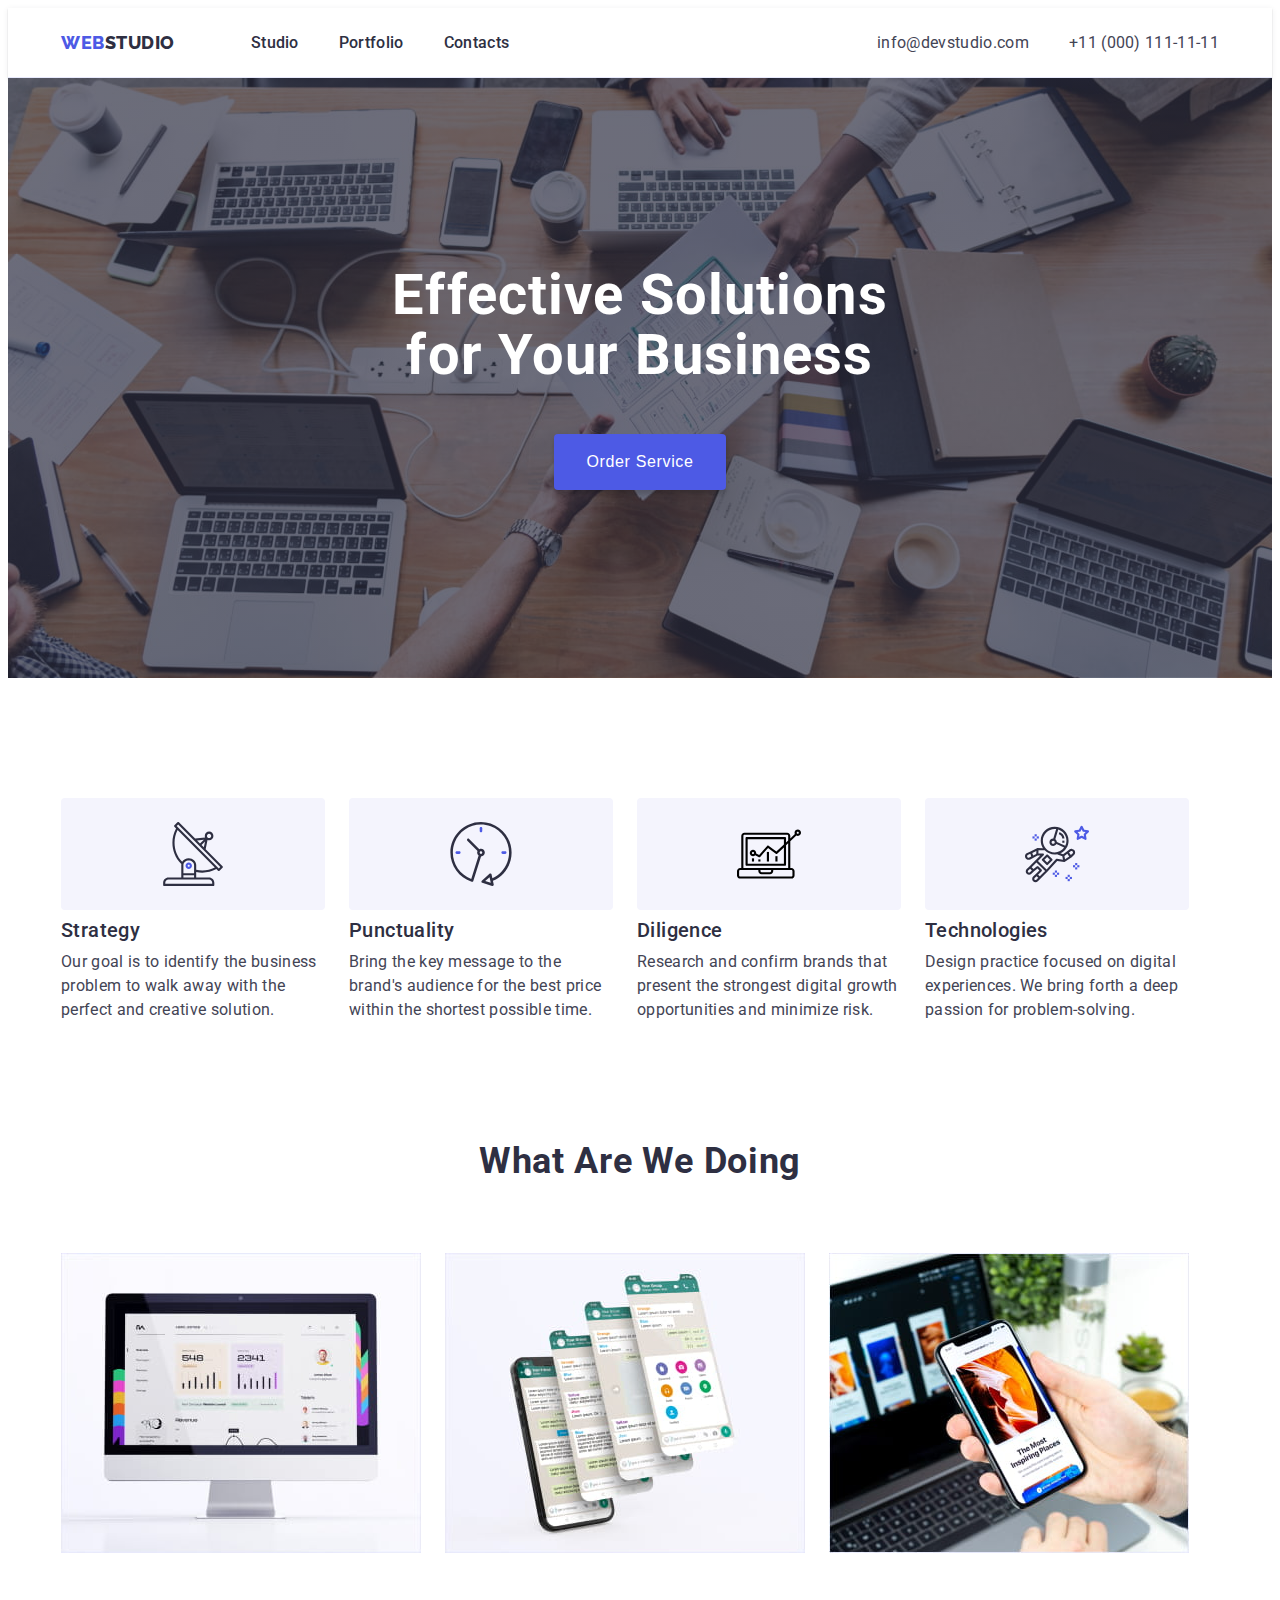
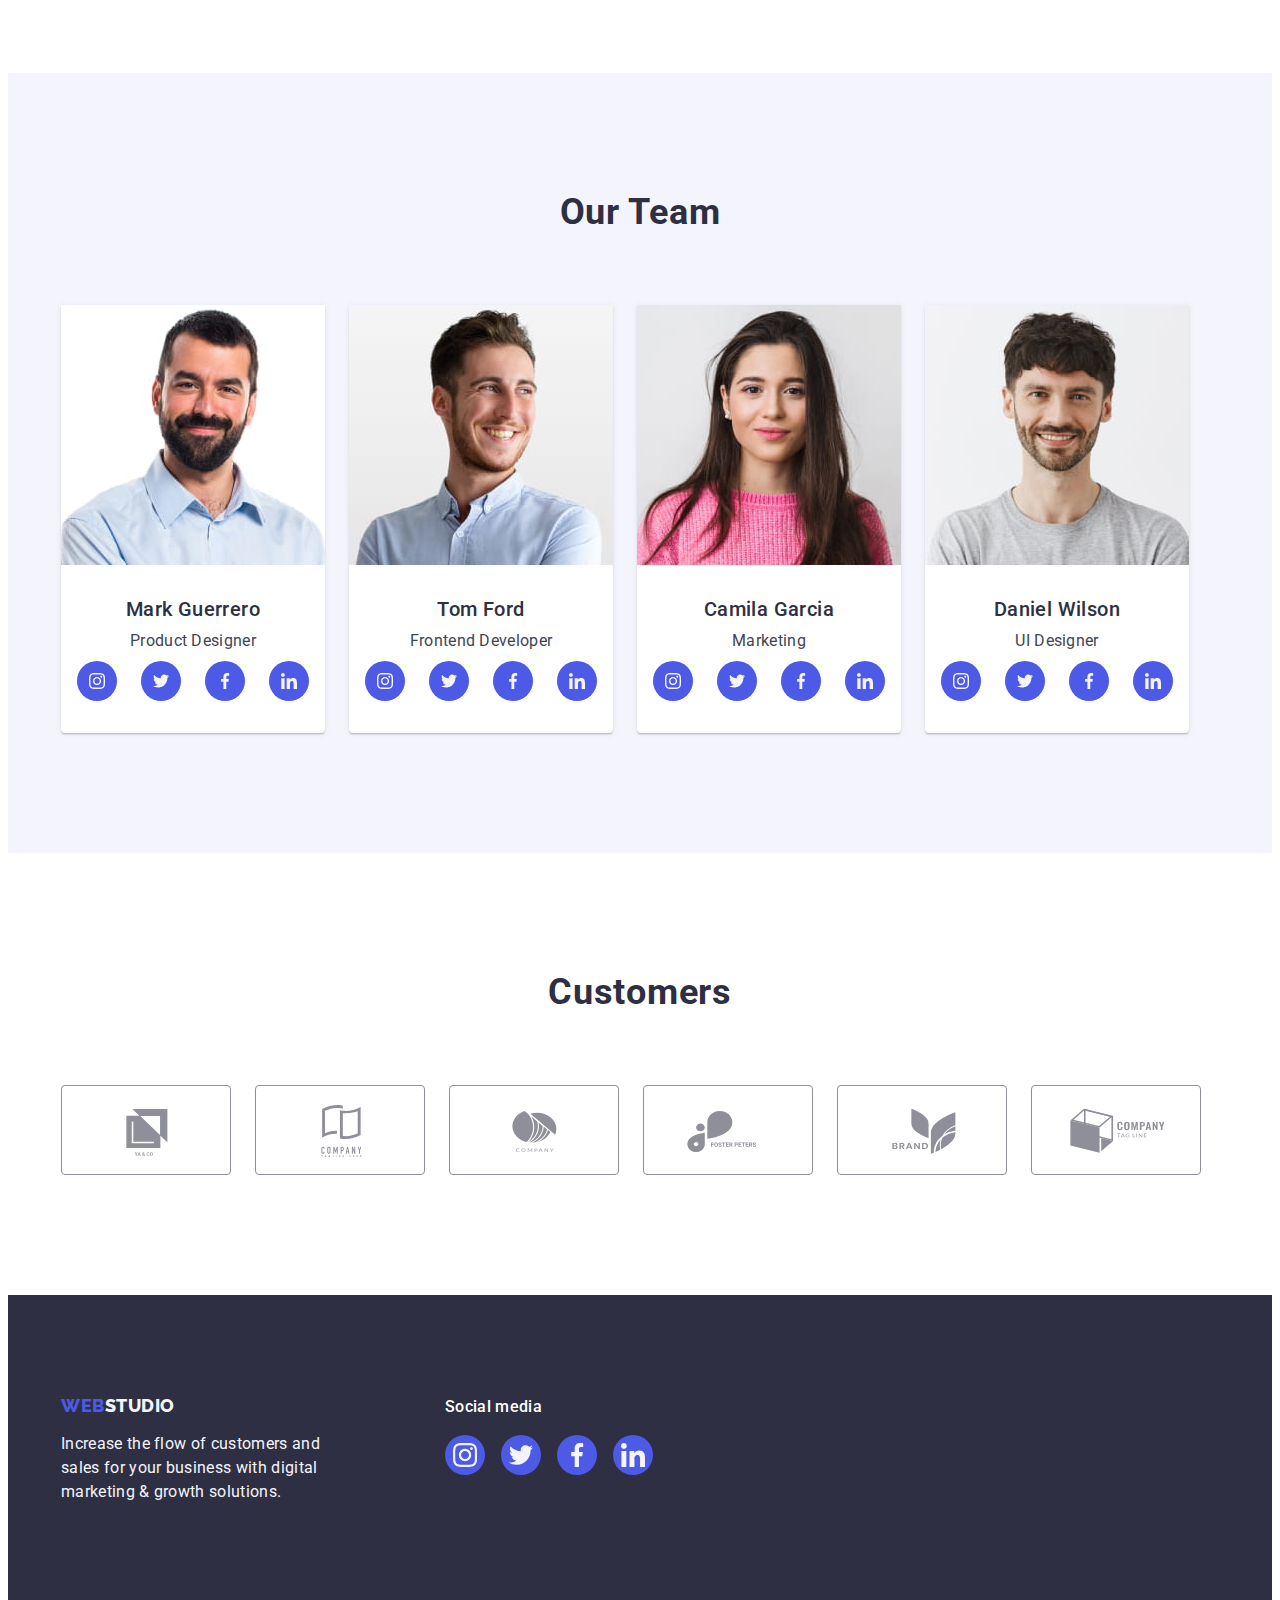
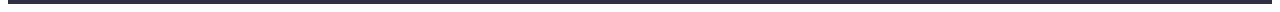
<file: index.html>
<!DOCTYPE html>
<html lang="en">
  <head>
    <meta charset="UTF-8" />
    <meta http-equiv="X-UA-Compatible" content="IE=edge" />
    <meta name="viewport" content="width=device-width, initial-scale=1.0" />
    <title>Studio</title>
    <link rel="preconnect" href="https://fonts.googleapis.com" />
    <link rel="preconnect" href="https://fonts.gstatic.com" crossorigin />
    <link
      href="https://fonts.googleapis.com/css2?family=Raleway:wght@800&family=Roboto:wght@400;500;700;900&display=swap"
      rel="stylesheet"
    />
    <link
      rel="stylesheet"
      href="https://cdnjs.cloudflare.com/ajax/libs/modern-normalize/1.1.0/modern-normalize.min.css"
      integrity="sha512-wpPYUAdjBVSE4KJnH1VR1HeZfpl1ub8YT/NKx4PuQ5NmX2tKuGu6U/JRp5y+Y8XG2tV+wKQpNHVUX03MfMFn9Q=="
      crossorigin="anonymous"
      referrerpolicy="no-referrer"
    />
    <link rel="stylesheet" href="./css/styles.css" />
  </head>
  <body>
    <!-- Header -->
    <header class="header">
      <div class="container header-flex">
        <nav class="header-nav">
          <a href="./index.html" class="header-logo link"
            >Web<span class="header-logo-accent">Studio</span></a
          >
          <ul class="header-nav-list list">
            <li class="header-nav-item">
              <a href="./index.html" class="header-nav-link link">Studio</a>
            </li>
            <li class="header-nav-item">
              <a href="./portfolio.html" class="header-nav-link link"
                >Portfolio</a
              >
            </li>
            <li class="header-nav-item">
              <a href="" class="header-nav-link link">Contacts</a>
            </li>
          </ul>
        </nav>
        <address class="header-contacts">
          <ul class="header-contacts-list list">
            <li class="header-contacts-item">
              <a
                href="mailto:info@devstudio.com"
                class="header-contacts-link link"
                >info@devstudio.com</a
              >
            </li>
            <li class="header-contacts-item">
              <a href="tel:+110001111111" class="header-contacts-link link"
                >+11 (000) 111-11-11</a
              >
            </li>
          </ul>
        </address>
      </div>
    </header>
    <!-- Main -->
    <main>
      <!-- Hero section -->
      <section class="hero">
        <div class="container">
          <h1 class="hero-title">Effective Solutions for Your Business</h1>
          <button type="button" class="button hero-btn">Order Service</button>
        </div>
      </section>
      <!-- Features section -->
      <section class="feature section">
        <div class="container">
          <h2 class="visually-hidden">Features</h2>
          <ul class="list feature-list">
            <li class="feature-list-item">
              <div class="feature-icon-container">
                <svg width="64" height="64" class="feature-icon">
                  <use href="./images/icons.svg#icon-antenna"></use>
                </svg>
              </div>
              <h3 class="feature-subtitle">Strategy</h3>
              <p class="feature-descr">
                Our goal is to identify the business problem to walk away with
                the perfect and creative solution.
              </p>
            </li>
            <li class="feature-list-item">
              <div class="feature-icon-container">
                <svg width="64" height="64" class="feature-icon">
                  <use href="./images/icons.svg#icon-clock"></use>
                </svg>
              </div>
              <h3 class="feature-subtitle">Punctuality</h3>
              <p class="feature-descr">
                Bring the key message to the brand's audience for the best price
                within the shortest possible time.
              </p>
            </li>
            <li class="feature-list-item">
              <div class="feature-icon-container">
                <svg width="64" height="64" class="feature-icon">
                  <use href="./images/icons.svg#icon-diagram"></use>
                </svg>
              </div>
              <h3 class="feature-subtitle">Diligence</h3>
              <p class="feature-descr">
                Research and confirm brands that present the strongest digital
                growth opportunities and minimize risk.
              </p>
            </li>
            <li class="feature-list-item">
              <div class="feature-icon-container">
                <svg width="64" height="64" class="feature-icon">
                  <use href="./images/icons.svg#icon-astronaut"></use>
                </svg>
              </div>
              <h3 class="feature-subtitle">Technologies</h3>
              <p class="feature-descr">
                Design practice focused on digital experiences. We bring forth a
                deep passion for problem-solving.
              </p>
            </li>
          </ul>
        </div>
      </section>
      <!-- Duties section -->
      <section class="duties">
        <div class="container">
          <h2 class="duties-title">What are we doing</h2>
          <ul class="duties-list list">
            <li class="duties-list-item">
              <img
                src="./images/duties-section/monitor.jpg"
                alt="a computer monitor"
                width="360"
                height="300"
              />
            </li>
            <li class="duties-list-item">
              <img
                src="./images/duties-section/phone.jpg"
                alt="a phone with a lot of tabs"
                width="360"
                height="300"
              />
            </li>
            <li class="duties-list-item">
              <img
                src="./images/duties-section/handwithaphone.jpg"
                alt="a hand holding a phone"
                width="360"
                height="300"
              />
            </li>
          </ul>
        </div>
      </section>
      <!-- Team section -->
      <section class="team section">
        <div class="container">
          <h2 class="team-title">Our Team</h2>
          <ul class="team-list list">
            <li class="team-item-bg">
              <img
                src="./images/team-section/mark_guerrero.jpg"
                alt="a worker"
                width="264"
                height="260"
              />
              <div class="team-item-container">
                <h3 class="team-worker-name">Mark Guerrero</h3>
                <p class="team-worker-role">Product Designer</p>
                <ul class="team-social-list list">
                  <li class="team-social-item">
                    <a href="" class="team-social-link">
                      <svg width="16" height="16" class="team-social-icon">
                        <use href="./images/icons.svg#icon-instagram"></use>
                      </svg>
                    </a>
                  </li>
                  <li class="team-social-item">
                    <a href="" class="team-social-link">
                      <svg width="16" height="16" class="team-social-icon">
                        <use href="./images/icons.svg#icon-twitter"></use>
                      </svg>
                    </a>
                  </li>
                  <li class="team-social-item">
                    <a href="" class="team-social-link">
                      <svg width="16" height="16" class="team-social-icon">
                        <use href="./images/icons.svg#icon-facebook"></use>
                      </svg>
                    </a>
                  </li>
                  <li class="team-social-item">
                    <a href="" class="team-social-link">
                      <svg width="16" height="16" class="team-social-icon">
                        <use href="./images/icons.svg#icon-linkedin"></use>
                      </svg>
                    </a>
                  </li>
                </ul>
              </div>
            </li>
            <li class="team-item-bg">
              <img
                src="./images/team-section/tom_ford.jpg"
                alt="a worker"
                width="264"
                height="260"
              />
              <div class="team-item-container">
                <h3 class="team-worker-name">Tom Ford</h3>
                <p class="team-worker-role">Frontend Developer</p>
                <ul class="team-social-list list">
                  <li class="team-social-item">
                    <a href="" class="team-social-link">
                      <svg width="16" height="16" class="team-social-icon">
                        <use href="./images/icons.svg#icon-instagram"></use>
                      </svg>
                    </a>
                  </li>
                  <li class="team-social-item">
                    <a href="" class="team-social-link">
                      <svg width="16" height="16" class="team-social-icon">
                        <use href="./images/icons.svg#icon-twitter"></use>
                      </svg>
                    </a>
                  </li>
                  <li class="team-social-item">
                    <a href="" class="team-social-link">
                      <svg width="16" height="16" class="team-social-icon">
                        <use href="./images/icons.svg#icon-facebook"></use>
                      </svg>
                    </a>
                  </li>
                  <li class="team-social-item">
                    <a href="" class="team-social-link">
                      <svg width="16" height="16" class="team-social-icon">
                        <use href="./images/icons.svg#icon-linkedin"></use>
                      </svg>
                    </a>
                  </li>
                </ul>
              </div>
            </li>
            <li class="team-item-bg">
              <img
                src="./images/team-section/camila_garcia.jpg"
                alt="a worker"
                width="264"
                height="260"
              />
              <div class="team-item-container">
                <h3 class="team-worker-name">Camila Garcia</h3>
                <p class="team-worker-role">Marketing</p>
                <ul class="team-social-list list">
                  <li class="team-social-item">
                    <a href="" class="team-social-link">
                      <svg width="16" height="16" class="team-social-icon">
                        <use href="./images/icons.svg#icon-instagram"></use>
                      </svg>
                    </a>
                  </li>
                  <li class="team-social-item">
                    <a href="" class="team-social-link">
                      <svg width="16" height="16" class="team-social-icon">
                        <use href="./images/icons.svg#icon-twitter"></use>
                      </svg>
                    </a>
                  </li>
                  <li class="team-social-item">
                    <a href="" class="team-social-link">
                      <svg width="16" height="16" class="team-social-icon">
                        <use href="./images/icons.svg#icon-facebook"></use>
                      </svg>
                    </a>
                  </li>
                  <li class="team-social-item">
                    <a href="" class="team-social-link">
                      <svg width="16" height="16" class="team-social-icon">
                        <use href="./images/icons.svg#icon-linkedin"></use>
                      </svg>
                    </a>
                  </li>
                </ul>
              </div>
            </li>
            <li class="team-item-bg">
              <img
                src="./images/team-section/daniel_wilson.jpg"
                alt="a worker"
                width="264"
                height="260"
              />
              <div class="team-item-container">
                <h3 class="team-worker-name">Daniel Wilson</h3>
                <p class="team-worker-role">UI Designer</p>
                <ul class="team-social-list list">
                  <li class="team-social-item">
                    <a href="" class="team-social-link">
                      <svg width="16" height="16" class="team-social-icon">
                        <use href="./images/icons.svg#icon-instagram"></use>
                      </svg>
                    </a>
                  </li>
                  <li class="team-social-item">
                    <a href="" class="team-social-link">
                      <svg width="16" height="16" class="team-social-icon">
                        <use href="./images/icons.svg#icon-twitter"></use>
                      </svg>
                    </a>
                  </li>
                  <li class="team-social-item">
                    <a href="" class="team-social-link">
                      <svg width="16" height="16" class="team-social-icon">
                        <use href="./images/icons.svg#icon-facebook"></use>
                      </svg>
                    </a>
                  </li>
                  <li class="team-social-item">
                    <a href="" class="team-social-link">
                      <svg width="16" height="16" class="team-social-icon">
                        <use href="./images/icons.svg#icon-linkedin"></use>
                      </svg>
                    </a>
                  </li>
                </ul>
              </div>
            </li>
          </ul>
        </div>
      </section>
      <!-- Customers section -->
      <section class="customer section">
        <div class="container">
          <h2 class="customer-title">Customers</h2>
          <ul class="customer-icon-list list">
            <li class="customer-icon-item">
              <a href="" class="customer-icon-link">
                <svg width="104" height="56" class="customer-icon">
                  <use href="./images/icons.svg#icon-company1"></use>
                </svg>
              </a>
            </li>
            <li class="customer-icon-item">
              <a href="" class="customer-icon-link">
                <svg width="104" height="56" class="customer-icon">
                  <use href="./images/icons.svg#icon-company2"></use>
                </svg>
              </a>
            </li>
            <li class="customer-icon-item">
              <a href="" class="customer-icon-link">
                <svg width="104" height="56" class="customer-icon">
                  <use href="./images/icons.svg#icon-company3"></use>
                </svg>
              </a>
            </li>
            <li class="customer-icon-item">
              <a href="" class="customer-icon-link">
                <svg width="104" height="56" class="customer-icon">
                  <use href="./images/icons.svg#icon-company4"></use>
                </svg>
              </a>
            </li>
            <li class="customer-icon-item">
              <a href="" class="customer-icon-link">
                <svg width="104" height="56" class="customer-icon">
                  <use href="./images/icons.svg#icon-company5"></use>
                </svg>
              </a>
            </li>
            <li class="customer-icon-item">
              <a href="" class="customer-icon-link">
                <svg width="104" height="56" class="customer-icon">
                  <use href="./images/icons.svg#icon-company6"></use>
                </svg>
              </a>
            </li>
          </ul>
        </div>
      </section>
    </main>
    <!-- Footer -->
    <footer class="footer">
      <div class="container footer-container">
        <div class="footer-logo-container">
          <a href="./index.html" class="footer-logo link"
            >Web<span class="footer-logo-accent">Studio</span></a
          >
          <p class="footer-text">
            Increase the flow of customers and sales for your business with
            digital marketing & growth solutions.
          </p>
        </div>
        <div class="footer-social-container">
          <p class="footer-social-text">Social media</p>
          <ul class="footer-social-list list">
            <li class="footer-social-item">
              <a href="" class="footer-social-link">
                <svg width="24" height="24" class="footer-social-icon">
                  <use href="./images/icons.svg#icon-instagram"></use>
                </svg>
              </a>
            </li>
            <li class="footer-social-item">
              <a href="" class="footer-social-link">
                <svg width="24" height="24" class="footer-social-icon">
                  <use href="./images/icons.svg#icon-twitter"></use>
                </svg>
              </a>
            </li>
            <li class="footer-social-item">
              <a href="" class="footer-social-link">
                <svg width="24" height="24" class="footer-social-icon">
                  <use href="./images/icons.svg#icon-facebook"></use>
                </svg>
              </a>
            </li>
            <li class="footer-social-item">
              <a href="" class="footer-social-link">
                <svg width="24" height="24" class="footer-social-icon">
                  <use href="./images/icons.svg#icon-linkedin"></use>
                </svg>
              </a>
            </li>
          </ul>
        </div>
      </div>
    </footer>
  </body>
</html>
</file>
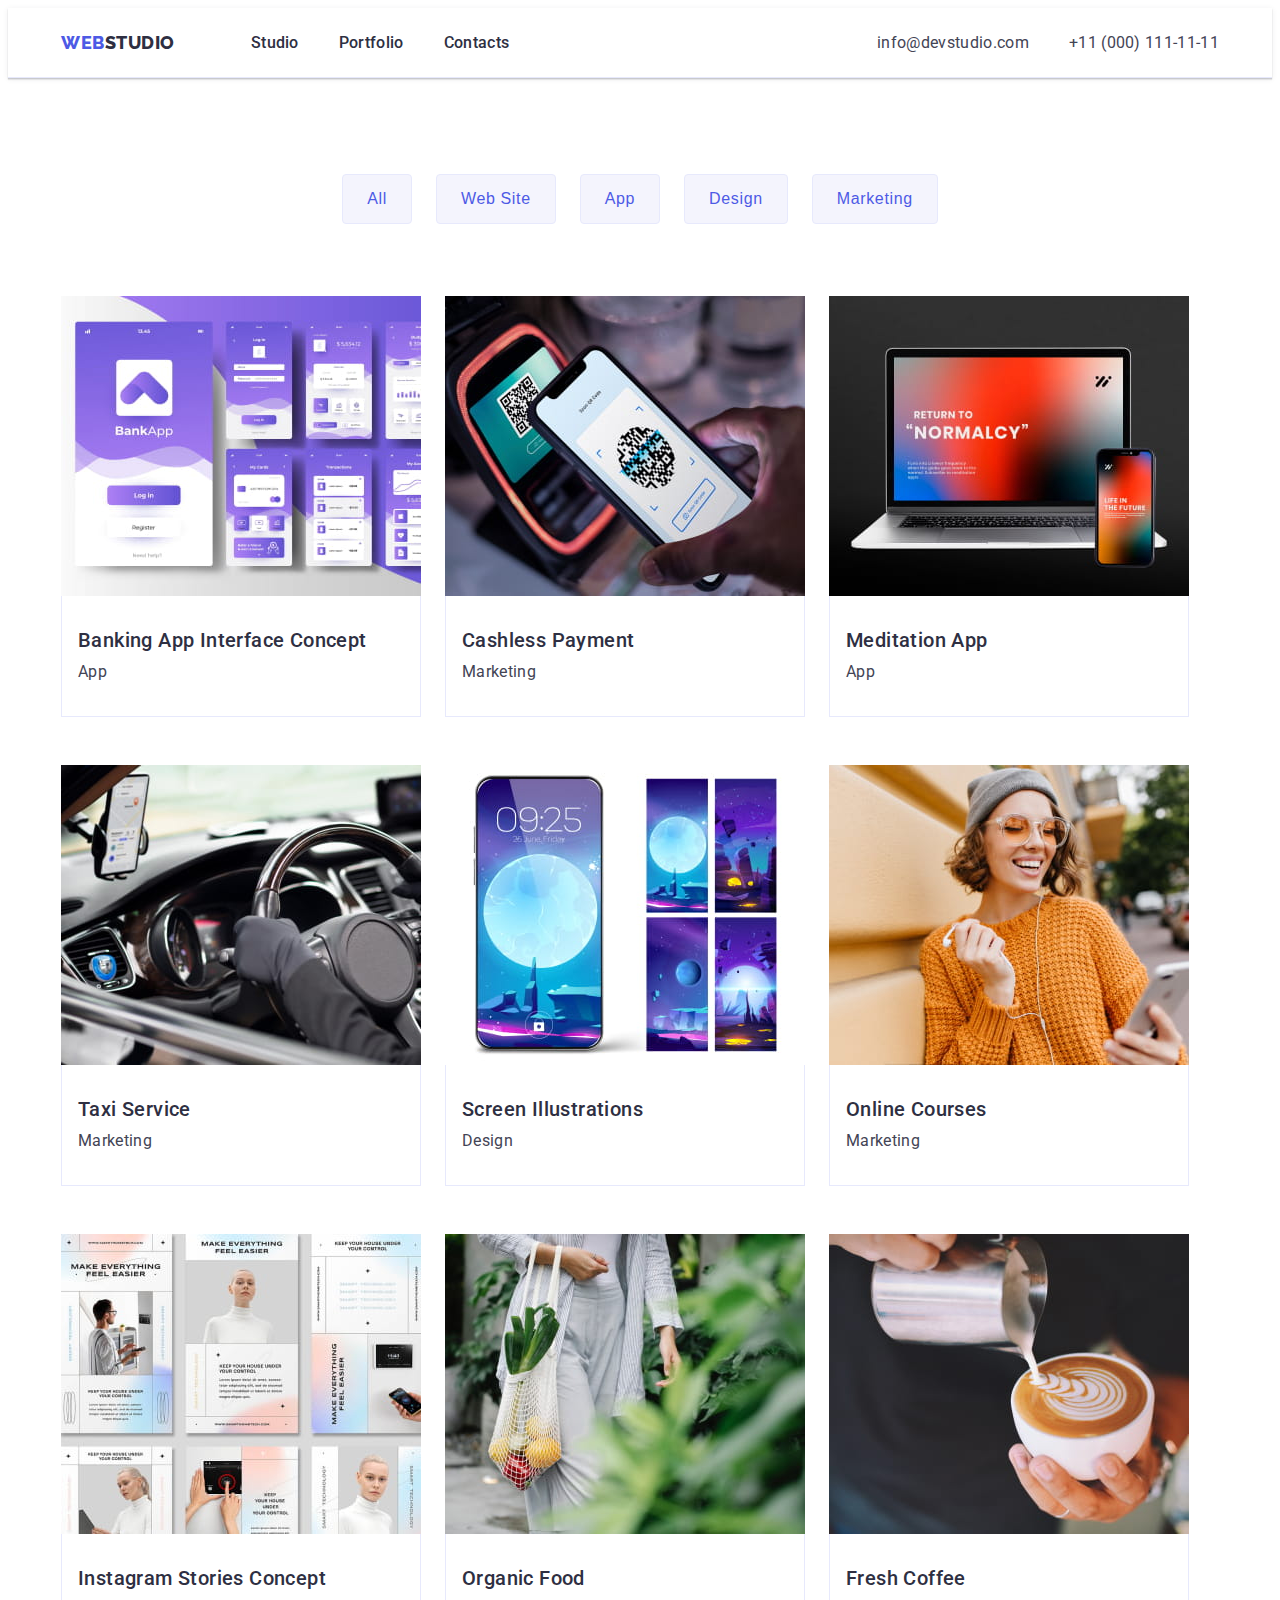
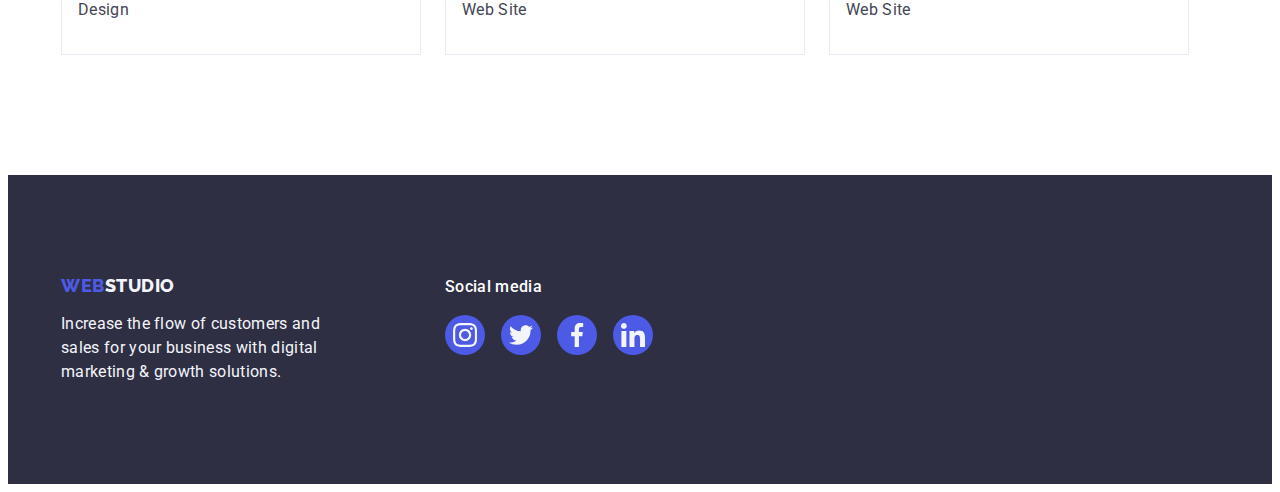
<file: portfolio.html>
<!DOCTYPE html>
<html lang="en">
  <head>
    <meta charset="UTF-8" />
    <meta http-equiv="X-UA-Compatible" content="IE=edge" />
    <meta name="viewport" content="width=device-width, initial-scale=1.0" />
    <title>Portfolio</title>
    <link rel="preconnect" href="https://fonts.googleapis.com" />
    <link rel="preconnect" href="https://fonts.gstatic.com" crossorigin />
    <link
      href="https://fonts.googleapis.com/css2?family=Raleway:wght@800&family=Roboto:wght@400;500;700;900&display=swap"
      rel="stylesheet"
    />
    <link
      rel="stylesheet"
      href="https://cdnjs.cloudflare.com/ajax/libs/modern-normalize/1.1.0/modern-normalize.min.css"
      integrity="sha512-wpPYUAdjBVSE4KJnH1VR1HeZfpl1ub8YT/NKx4PuQ5NmX2tKuGu6U/JRp5y+Y8XG2tV+wKQpNHVUX03MfMFn9Q=="
      crossorigin="anonymous"
      referrerpolicy="no-referrer"
    />
    <link rel="stylesheet" href="./css/styles.css" />
  </head>
  <body>
    <!-- Header -->
    <header class="header">
      <div class="container header-flex">
        <nav class="header-nav">
          <a href="./index.html" class="header-logo link"
            >Web<span class="header-logo-accent">Studio</span></a
          >
          <ul class="header-nav-list list">
            <li class="header-nav-item">
              <a href="./index.html" class="header-nav-link link">Studio</a>
            </li>
            <li class="header-nav-item">
              <a href="./portfolio.html" class="header-nav-link link"
                >Portfolio</a
              >
            </li>
            <li class="header-nav-item">
              <a href="" class="header-nav-link link">Contacts</a>
            </li>
          </ul>
        </nav>
        <address class="header-contacts">
          <ul class="header-contacts-list list">
            <li class="header-contacts-item">
              <a
                href="mailto:info@devstudio.com"
                class="header-contacts-link link"
                >info@devstudio.com</a
              >
            </li>
            <li class="header-contacts-item">
              <a href="tel:+110001111111" class="header-contacts-link link"
                >+11 (000) 111-11-11</a
              >
            </li>
          </ul>
        </address>
      </div>
    </header>
    <!-- Main -->
    <main>
      <section class="portfolio">
        <div class="container">
          <h1 class="visually-hidden">Portfolio</h1>
          <ul class="filter-btn-list list">
            <li>
              <button type="button" class="button filter-btn">All</button>
            </li>
            <li>
              <button type="button" class="button filter-btn">Web Site</button>
            </li>
            <li>
              <button type="button" class="button filter-btn">App</button>
            </li>
            <li>
              <button type="button" class="button filter-btn">Design</button>
            </li>
            <li>
              <button type="button" class="button filter-btn">Marketing</button>
            </li>
            <!-- Works -->
          </ul>
          <ul class="works-list list">
            <li class="works-list-item">
              <a href="" class="link works-link">
                <img
                  src="./images/portfolio-page/banking.jpg"
                  alt="a variety of the baking app interface's designs"
                  width="360"
                  height="300"
                />
                <div class="works-container">
                  <h2 class="works-subtitle">Banking App Interface Concept</h2>
                  <p class="works-descr">App</p>
                </div>
              </a>
            </li>
            <li class="works-list-item">
              <a href="" class="link works-link">
                <img
                  src="./images/portfolio-page/payment.jpg"
                  alt=" a person doing a cashless payment"
                  width="360"
                  height="300"
                />
                <div class="works-container">
                  <h2 class="works-subtitle">Cashless Payment</h2>
                  <p class="works-descr">Marketing</p>
                </div>
              </a>
            </li>
            <li class="works-list-item">
              <a href="" class="link works-link">
                <img
                  src="./images/portfolio-page/meditation.jpg"
                  alt="a laptop and a phone with the meditation app opened"
                  width="360"
                  height="300"
                />
                <div class="works-container">
                  <h2 class="works-subtitle">Meditation App</h2>
                  <p class="works-descr">App</p>
                </div>
              </a>
            </li>
            <li class="works-list-item">
              <a href="" class="link works-link">
                <img
                  src="./images/portfolio-page/taxi.jpg"
                  alt="a person driving a car"
                  width="360"
                  height="300"
                />
                <div class="works-container">
                  <h2 class="works-subtitle">Taxi Service</h2>
                  <p class="works-descr">Marketing</p>
                </div>
              </a>
            </li>
            <li class="works-list-item">
              <a href="" class="link works-link">
                <img
                  src="./images/portfolio-page/illustation.jpg"
                  alt="a phone and several screen Illustrations"
                  width="360"
                  height="300"
                />
                <div class="works-container">
                  <h2 class="works-subtitle">Screen Illustrations</h2>
                  <p class="works-descr">Design</p>
                </div>
              </a>
            </li>
            <li class="works-list-item">
              <a href="" class="link works-link">
                <img
                  src="./images/portfolio-page/courses.jpg"
                  alt="a girl holding a phone and looking at its screen"
                  width="360"
                  height="300"
                />
                <div class="works-container">
                  <h2 class="works-subtitle">Online Courses</h2>
                  <p class="works-descr">Marketing</p>
                </div>
              </a>
            </li>
            <li class="works-list-item">
              <a href="" class="link works-link">
                <img
                  src="./images/portfolio-page/instastories.jpg"
                  alt="several designed pages"
                  width="360"
                  height="300"
                />
                <div class="works-container">
                  <h2 class="works-subtitle">Instagram Stories Concept</h2>
                  <p class="works-descr">Design</p>
                </div>
              </a>
            </li>
            <li class="works-list-item">
              <a href="" class="link works-link">
                <img
                  src="./images/portfolio-page/food.jpg"
                  alt="a person holding a bag with food"
                  width="360"
                  height="300"
                />
                <div class="works-container">
                  <h2 class="works-subtitle">Organic Food</h2>
                  <p class="works-descr">Web Site</p>
                </div>
              </a>
            </li>
            <li class="works-list-item">
              <a href="" class="link works-link">
                <img
                  src="./images/portfolio-page/coffee.jpg"
                  alt="a hand holding a cup of coffee"
                  width="360"
                  height="300"
                />
                <div class="works-container">
                  <h2 class="works-subtitle">Fresh Coffee</h2>
                  <p class="works-descr">Web Site</p>
                </div>
              </a>
            </li>
          </ul>
        </div>
      </section>
    </main>
    <!-- Footer -->
    <footer class="footer">
      <div class="container footer-container">
        <div class="footer-logo-container">
          <a href="./index.html" class="footer-logo link"
            >Web<span class="footer-logo-accent">Studio</span></a
          >
          <p class="footer-text">
            Increase the flow of customers and sales for your business with
            digital marketing & growth solutions.
          </p>
        </div>
        <div class="footer-social-container">
          <p class="footer-social-text">Social media</p>
          <ul class="footer-social-list list">
            <li class="footer-social-item">
              <a href="" class="footer-social-link">
                <svg width="24" height="24" class="footer-social-icon">
                  <use href="./images/icons.svg#icon-instagram"></use>
                </svg>
              </a>
            </li>
            <li class="footer-social-item">
              <a href="" class="footer-social-link">
                <svg width="24" height="24" class="footer-social-icon">
                  <use href="./images/icons.svg#icon-twitter"></use>
                </svg>
              </a>
            </li>
            <li class="footer-social-item">
              <a href="" class="footer-social-link">
                <svg width="24" height="24" class="footer-social-icon">
                  <use href="./images/icons.svg#icon-facebook"></use>
                </svg>
              </a>
            </li>
            <li class="footer-social-item">
              <a href="" class="footer-social-link">
                <svg width="24" height="24" class="footer-social-icon">
                  <use href="./images/icons.svg#icon-linkedin"></use>
                </svg>
              </a>
            </li>
          </ul>
        </div>
      </div>
    </footer>
  </body>
</html>
</file>
<file: css/styles.css>
:root {
  --primary-bg-color: #ffffff;
  --secondary-bg-color: #2e2f42;
  --tertiary-bg-color: #f4f4fd;
  --primary-text-color: #434455;
  --secondary-text-color: #2e2f42;
  --tertiary-text-color: #ffffff;
  --icon-color: #f4f4fd;
  --accent-color: #4d5ae5;
  --secondary-accent-color: #404bbf;
  --customer-logo-color: #8e8f99;
}

body {
  background-color: var(--primary-bg-color);
  color: var(--primary-text-color);
  font-family: Roboto, sans-serif;
  font-size: 16px;
  line-height: 1.5;
  letter-spacing: 0.02em;
}

.list {
  list-style: none;
}

.link {
  text-decoration: none;
}

.button {
  cursor: pointer;
}

.section {
  padding-top: 120px;
  padding-bottom: 120px;
}

h1,
h2,
h3,
h4,
p {
  margin: 0;
}

ul,
ol {
  margin: 0;
  padding-left: 0;
}

img {
  display: block;
  max-width: 100%;
  height: auto;
}

.visually-hidden {
  position: absolute;
  width: 1px;
  height: 1px;
  margin: -1px;
  border: 0;
  padding: 0;

  white-space: nowrap;
  clip-path: inset(100%);
  clip: rect(0 0 0 0);
  overflow: hidden;
}

.container {
  max-width: 1158px;
  padding: 0 15px;
  margin: 0 auto;
  /* outline: 2px solid palevioletred; */
}

/* Header */
.header {
  border-bottom: 1px solid #e7e9fc;
  box-shadow: 0px 2px 1px rgba(46, 47, 66, 0.08),
    0px 1px 1px rgba(46, 47, 66, 0.16), 0px 1px 6px rgba(46, 47, 66, 0.08);
}

.header-flex {
  display: flex;
  align-items: center;
}

/* Logo */
.header-logo {
  margin-right: 76px;
  padding-top: 24px;
  padding-bottom: 24px;

  color: #4d5ae5;
  font-family: Raleway, sans-serif;
  font-weight: 800;
  font-size: 18px;
  line-height: 1.17;
  letter-spacing: 0.03em;
  text-transform: uppercase;
}

.header-logo-accent {
  color: var(--secondary-text-color);
}

.header-nav {
  display: flex;
  align-items: center;
  margin-right: auto;
}

.header-nav-list {
  display: flex;
  gap: 40px;
}

/* .header-nav-item:not(:last-child) { */
/* margin-right: 40px; */
/* } */

.header-nav-link {
  padding-top: 24px;
  padding-bottom: 24px;

  color: var(--secondary-text-color);
  font-weight: 500;
  font-size: 16px;
  line-height: 1.5;
}

/* .current { */
/* color: var(--accent-color); */
/* } */

.header-nav-link:hover,
.header-nav-link:focus {
  color: #404bbf;
}

.header-contacts {
  font-style: normal;
  /* margin-left: auto; */
}

.header-contacts-list {
  display: flex;
}

.header-contacts-item:not(:last-child) {
  margin-right: 40px;
}

.header-contacts-link {
  padding-top: 24px;
  padding-bottom: 24px;

  color: var(--primary-text-color);
  font-size: 16px;
  line-height: 1.5;
}

.header-contacts-link:hover,
.header-contacts-link:focus {
  color: #404bbf;
}

/* Main */

/* Hero section*/
.hero {
  padding-top: 188px;
  padding-bottom: 188px;
  background-color: var(--secondary-bg-color);
  background-image: linear-gradient(
      rgba(46, 47, 66, 0.7),
      rgba(46, 47, 66, 0.7)
    ),
    url(../images/hero-section/people-office.jpg);
  background-size: cover;
  background-position: center;
  background-repeat: no-repeat;
  max-width: 1440px;
  margin: 0 auto;
}

.hero-title {
  max-width: 496px;
  margin-bottom: 48px;
  margin-left: auto;
  margin-right: auto;

  color: #ffffff;
  font-weight: 700;
  font-size: 56px;
  line-height: 1.07;
  letter-spacing: 0.02em;
  text-align: center;
}

.hero-btn {
  display: block;
  min-width: 169px;
  box-shadow: 0px 4px 4px rgba(0, 0, 0, 0.15);
  border: 0;
  border-radius: 4px;
  padding: 16px 32px;
  margin-left: auto;
  margin-right: auto;

  background-color: var(--accent-color);
  color: #ffffff;
  font-weight: 500;
  font-size: 16px;
  line-height: 1.5;
  letter-spacing: 0.04em;
}

.hero-btn:hover,
.hero-btn:focus,
.hero-btn:active {
  background-color: var(--secondary-accent-color);
}

/* Features section */
.feature-list {
  display: flex;
  gap: 24px;
}

.feature-list-item {
  width: 264px;
}

/* .feature-list-item:not(:last-child) { */
/* margin-right: 24px; */
/* } */

.feature-icon-container {
  margin-bottom: 8px;
  border-radius: 4px;
  display: flex;
  justify-content: center;
  align-items: center;

  width: 264px;
  height: 112px;
  background-color: #f4f4fd;
}

/* .feature-icon {
  width: 64px;
  height: 64px;
} */

.feature-subtitle {
  margin-bottom: 8px;

  color: #2e2f42;
  font-weight: 500;
  font-size: 20px;
  line-height: 1.2;
  letter-spacing: 0.02em;
}

/* Duties section */
.duties {
  padding-bottom: 120px;
}

.duties-title,
.team-title,
.customer-title {
  margin-bottom: 72px;

  color: var(--secondary-text-color);
  font-weight: 700;
  font-size: 36px;
  line-height: 1.1;
  letter-spacing: 0.02em;
  text-align: center;
  text-transform: capitalize;
}

.duties-list {
  display: flex;
  gap: 24px;
}

/* Team section */
.team {
  background-color: #f4f4fd;
}

.team-list {
  display: flex;
  gap: 24px;
}

.team-item-bg {
  /* padding: 32px 16px; */
  background-color: #ffffff;
  box-shadow: 0px 1px 6px rgba(46, 47, 66, 0.08),
    0px 1px 1px rgba(46, 47, 66, 0.16), 0px 2px 1px rgba(46, 47, 66, 0.08);
  border-radius: 0px 0px 4px 4px;
}

.team-item-container {
  padding-top: 32px;
  padding-bottom: 32px;
  border-radius: 0px 0px 4px 4px;
}

.team-worker-name {
  margin-bottom: 8px;

  color: var(--secondary-text-color);
  font-weight: 500;
  font-size: 20px;
  line-height: 1.2;
  letter-spacing: 0.02em;
  text-align: center;
}

.team-worker-role {
  font-size: 16px;
  text-align: center;
  margin-bottom: 8px;
}

.team-social-list {
  display: flex;
  justify-content: center;
  gap: 24px;
}

.team-social-link {
  display: flex;
  justify-content: center;
  align-items: center;
  border-radius: 50%;
  width: 40px;
  height: 40px;
  background-color: #4d5ae5;
}

.team-social-link:hover,
.team-social-link:focus {
  background-color: #404bbf;
}

.team-social-icon {
  fill: var(--icon-color);
}

/* Customers section */
.customer-icon-list {
  display: flex;
  gap: 24px;
}

.customer-icon-link {
  display: flex;
  justify-content: center;
  align-items: center;

  width: 168px;
  height: 88px;
  color: var(--customer-logo-color);
  border: 1px solid #8e8f99;
  border-radius: 4px;
}

.customer-icon-link:hover,
.customer-icon-link:focus {
  color: var(--secondary-accent-color);
  border-color: #404bbf;
}

.customer-icon {
  width: 104px;
  height: 56px;
  fill: currentColor;
}

/* Footer */

.footer {
  padding-top: 100px;
  padding-bottom: 100px;
  background-color: var(--secondary-bg-color);
}

/* Logo */
.footer-container {
  display: flex;
  align-items: baseline;
  /* gap: 120px; */
}

.footer-logo {
  display: inline-block;
  margin-bottom: 16px;

  color: #4d5ae5;
  font-family: Raleway, sans-serif;
  font-weight: 800;
  font-size: 18px;
  line-height: 1.17;
  letter-spacing: 0.03em;
  text-transform: uppercase;
}

.footer-logo-container {
  margin-right: 120px;
}

.footer-logo-accent {
  color: #f4f4fd;
}

.footer-text {
  width: 264px;

  color: #f4f4fd;
}

.footer-social-text {
  color: var(--tertiary-text-color);
  font-weight: 500;
  font-size: 16px;
  line-height: 1.5;
  letter-spacing: 0.02em;
  margin-bottom: 16px;
}

.footer-social-list {
  display: flex;
  gap: 16px;
}

.footer-social-link {
  display: flex;
  justify-content: center;
  align-items: center;
  border-radius: 50%;
  width: 40px;
  height: 40px;
  background-color: #4d5ae5;
}

.footer-social-link:hover,
.footer-social-link:focus {
  background-color: #31d0aa;
}

.footer-social-icon {
  fill: var(--icon-color);
}

/* Portfolio-page */

.filter-btn-list {
  display: flex;
  justify-content: center;
  gap: 24px;
  margin-bottom: 72px;
}

.filter-btn {
  padding-top: 12px;
  padding-bottom: 12px;
  padding-left: 24px;
  padding-right: 24px;

  background-color: var(--tertiary-bg-color);
  color: var(--accent-color);
  font-size: 16px;
  line-height: 1.5;
  font-weight: 500;
  letter-spacing: 0.04em;
  border: 1px solid #e7e9fc;
  border-radius: 4px;
}
.filter-btn:hover,
.filter-btn:focus,
.filter-btn:active {
  background-color: var(--secondary-accent-color);
  color: #ffffff;
  border: 1px solid transparent;
  box-shadow: 0px 3px 1px rgba(0, 0, 0, 0.1), 0px 2px 1px rgba(0, 0, 0, 0.08),
    0px 2px 2px rgba(0, 0, 0, 0.12);
}

/* Portfolio section */
.portfolio {
  padding-top: 96px;
  padding-bottom: 120px;
}

/* Works */
.works-list {
  display: flex;
  flex-wrap: wrap;
  row-gap: 48px;
  column-gap: 24px;
}

.works-link {
  display: block;
}

.works-link:hover,
.works-link:focus {
  box-shadow: 0px 1px 6px rgba(46, 47, 66, 0.08),
    0px 1px 1px rgba(46, 47, 66, 0.16), 0px 2px 1px rgba(46, 47, 66, 0.08);
}

.works-container {
  border: 1px solid #e7e9fc;
  border-top: none;
  padding: 32px 16px;
}

.works-subtitle {
  margin-bottom: 8px;

  color: var(--secondary-text-color);
  font-weight: 500;
  font-size: 20px;
  line-height: 1.2;
  letter-spacing: 0.02em;
}

.works-descr {
  color: #434455;
}
</file>
